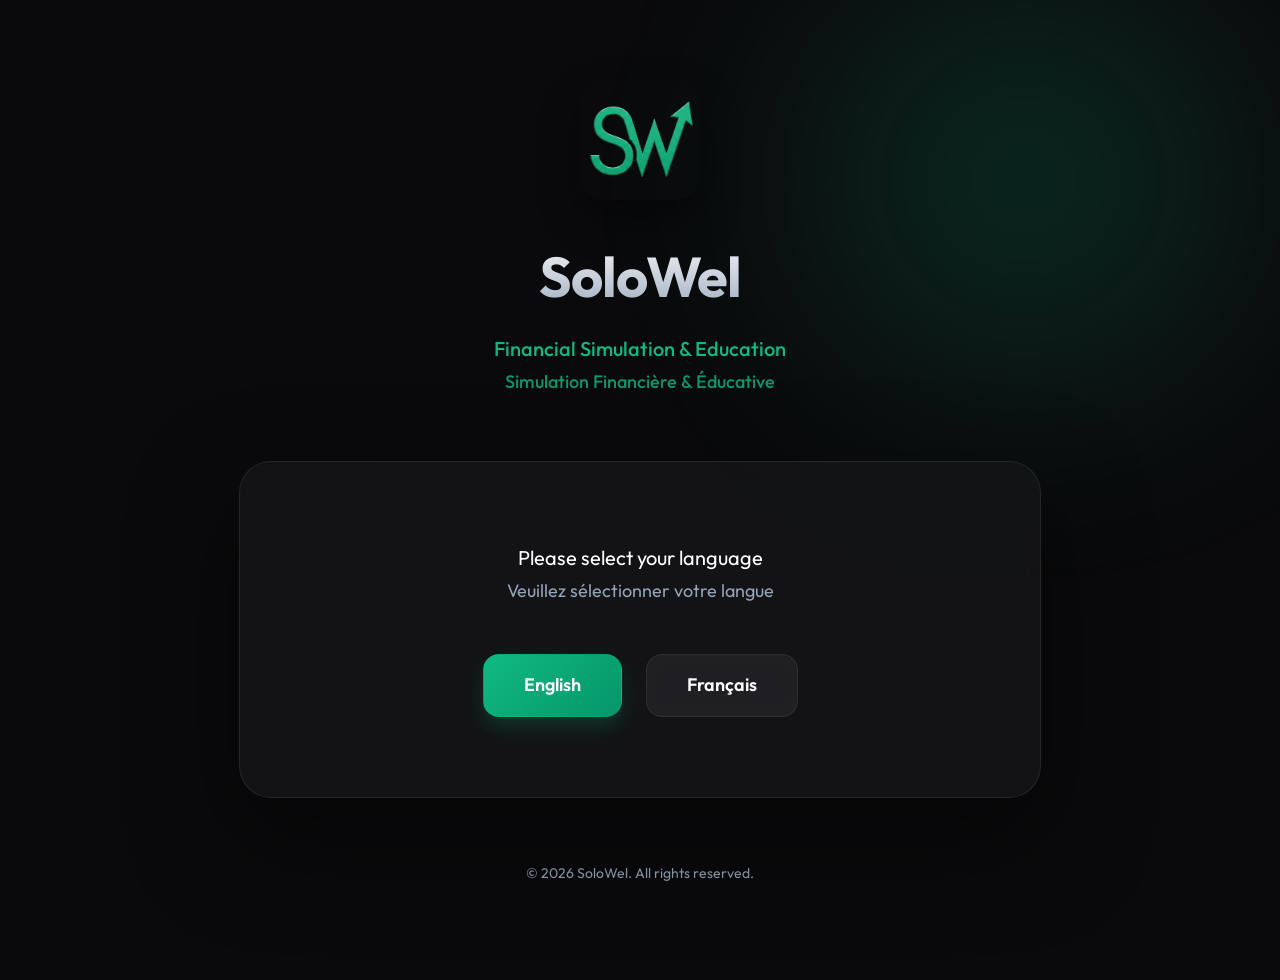
<file: index.html>
<!DOCTYPE html>
<html lang="fr">
<head>
    <meta charset="UTF-8">
    <meta name="viewport" content="width=device-width, initial-scale=1.0">
    <title>SoloWel - Language Selection</title>
    <meta name="description" content="Select your language for SoloWel Terms of Service.">
    <link rel="preconnect" href="https://fonts.googleapis.com">
    <link rel="preconnect" href="https://fonts.gstatic.com" crossorigin>
    <link href="https://fonts.googleapis.com/css2?family=Outfit:wght@300;400;600;700&display=swap" rel="stylesheet">
    <link rel="stylesheet" href="styles.css">
</head>
<body>
    <div class="background-glow"></div>
    
    <main class="container">
        <header class="header">
            <div class="logo-container">
                <img src="logo.png" alt="SoloWel Logo" class="logo">
            </div>
            <h1>SoloWel</h1>
            <p class="subtitle">Financial Simulation & Education<br><span style="font-size: 0.9em; opacity: 0.8;">Simulation Financière & Éducative</span></p>
        </header>

        <section class="content-card" style="text-align: center; padding: 80px 40px;">
            <p style="font-size: 1.25rem; margin-bottom: 32px; color: #fff;">Please select your language<br><span style="color: var(--text-muted); font-size: 1.125rem;">Veuillez sélectionner votre langue</span></p>
            
            <div class="language-selector">
                <a href="en/index.html" class="btn btn-primary">English</a>
                <a href="fr/index.html" class="btn btn-secondary">Français</a>
            </div>
        </section>

        <footer class="page-footer">
            <p>&copy; 2026 SoloWel. All rights reserved.</p>
        </footer>
    </main>
</body>
</html>
</file>
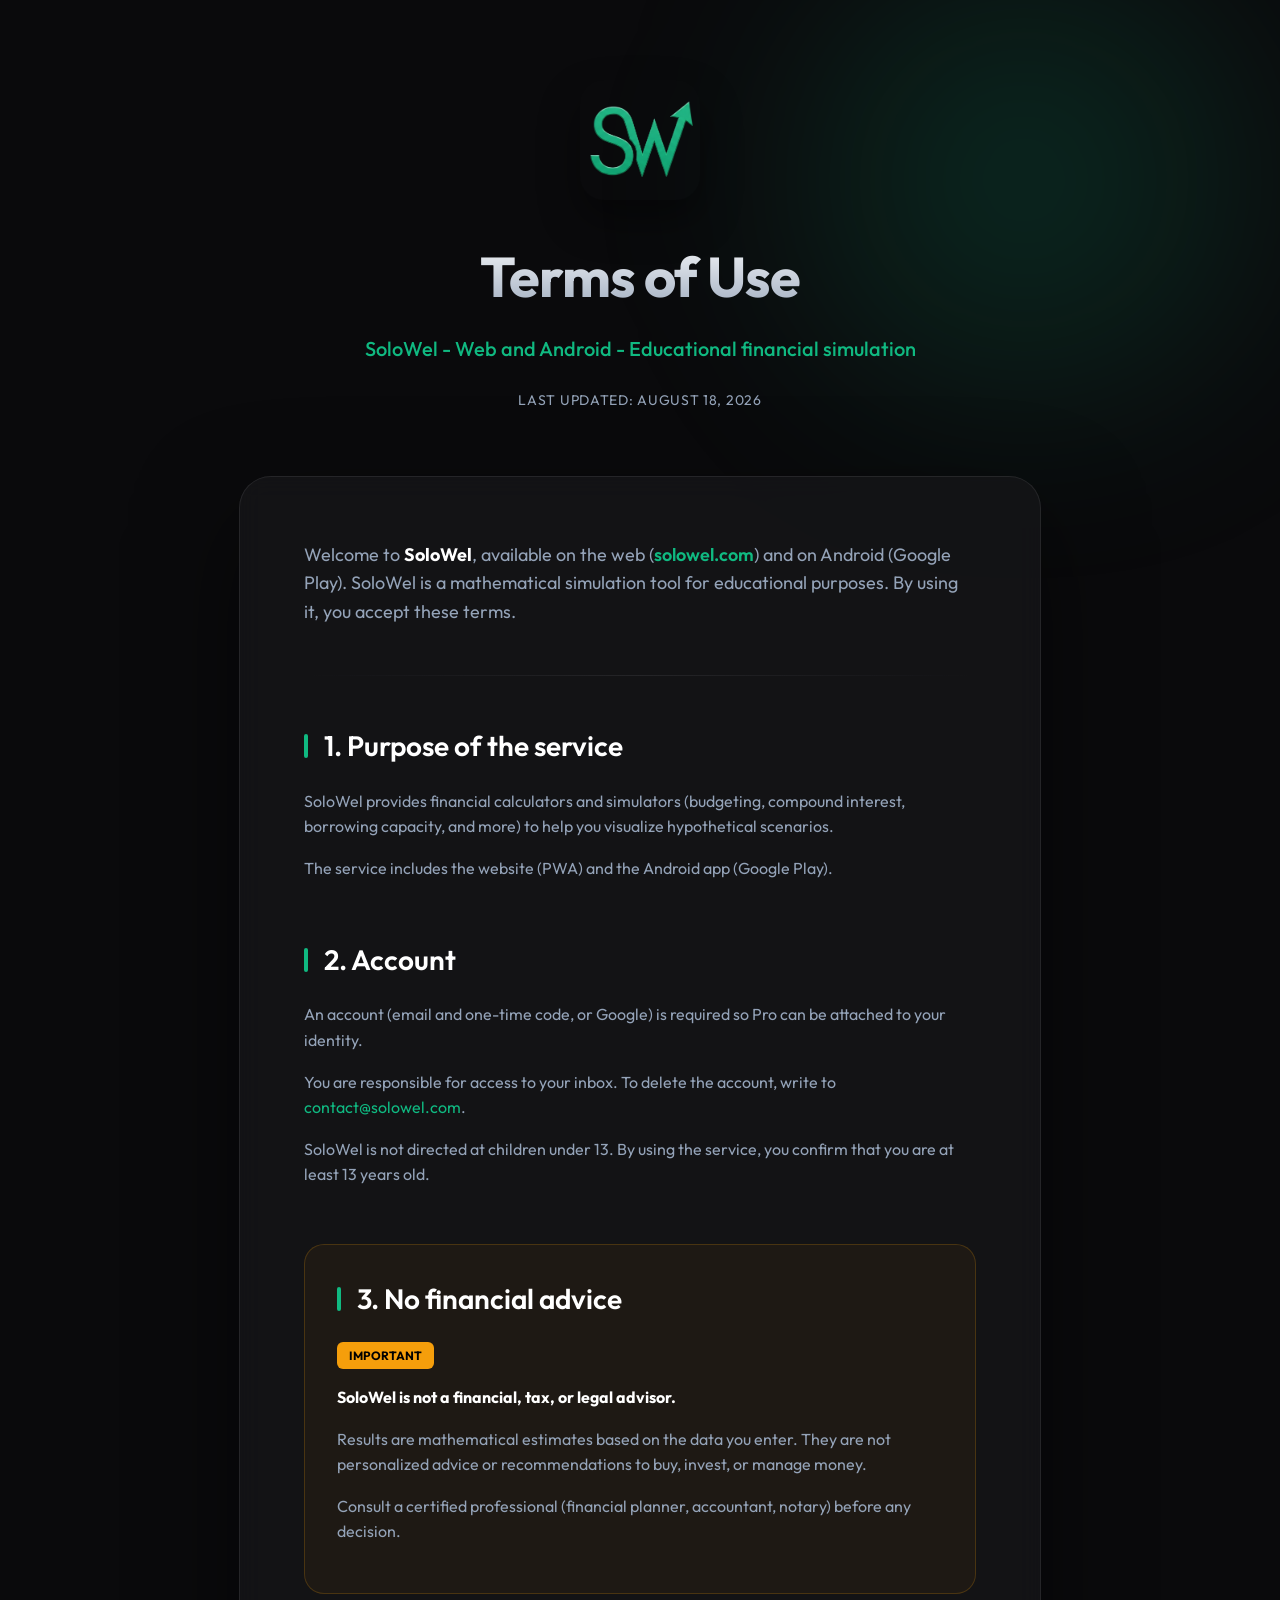
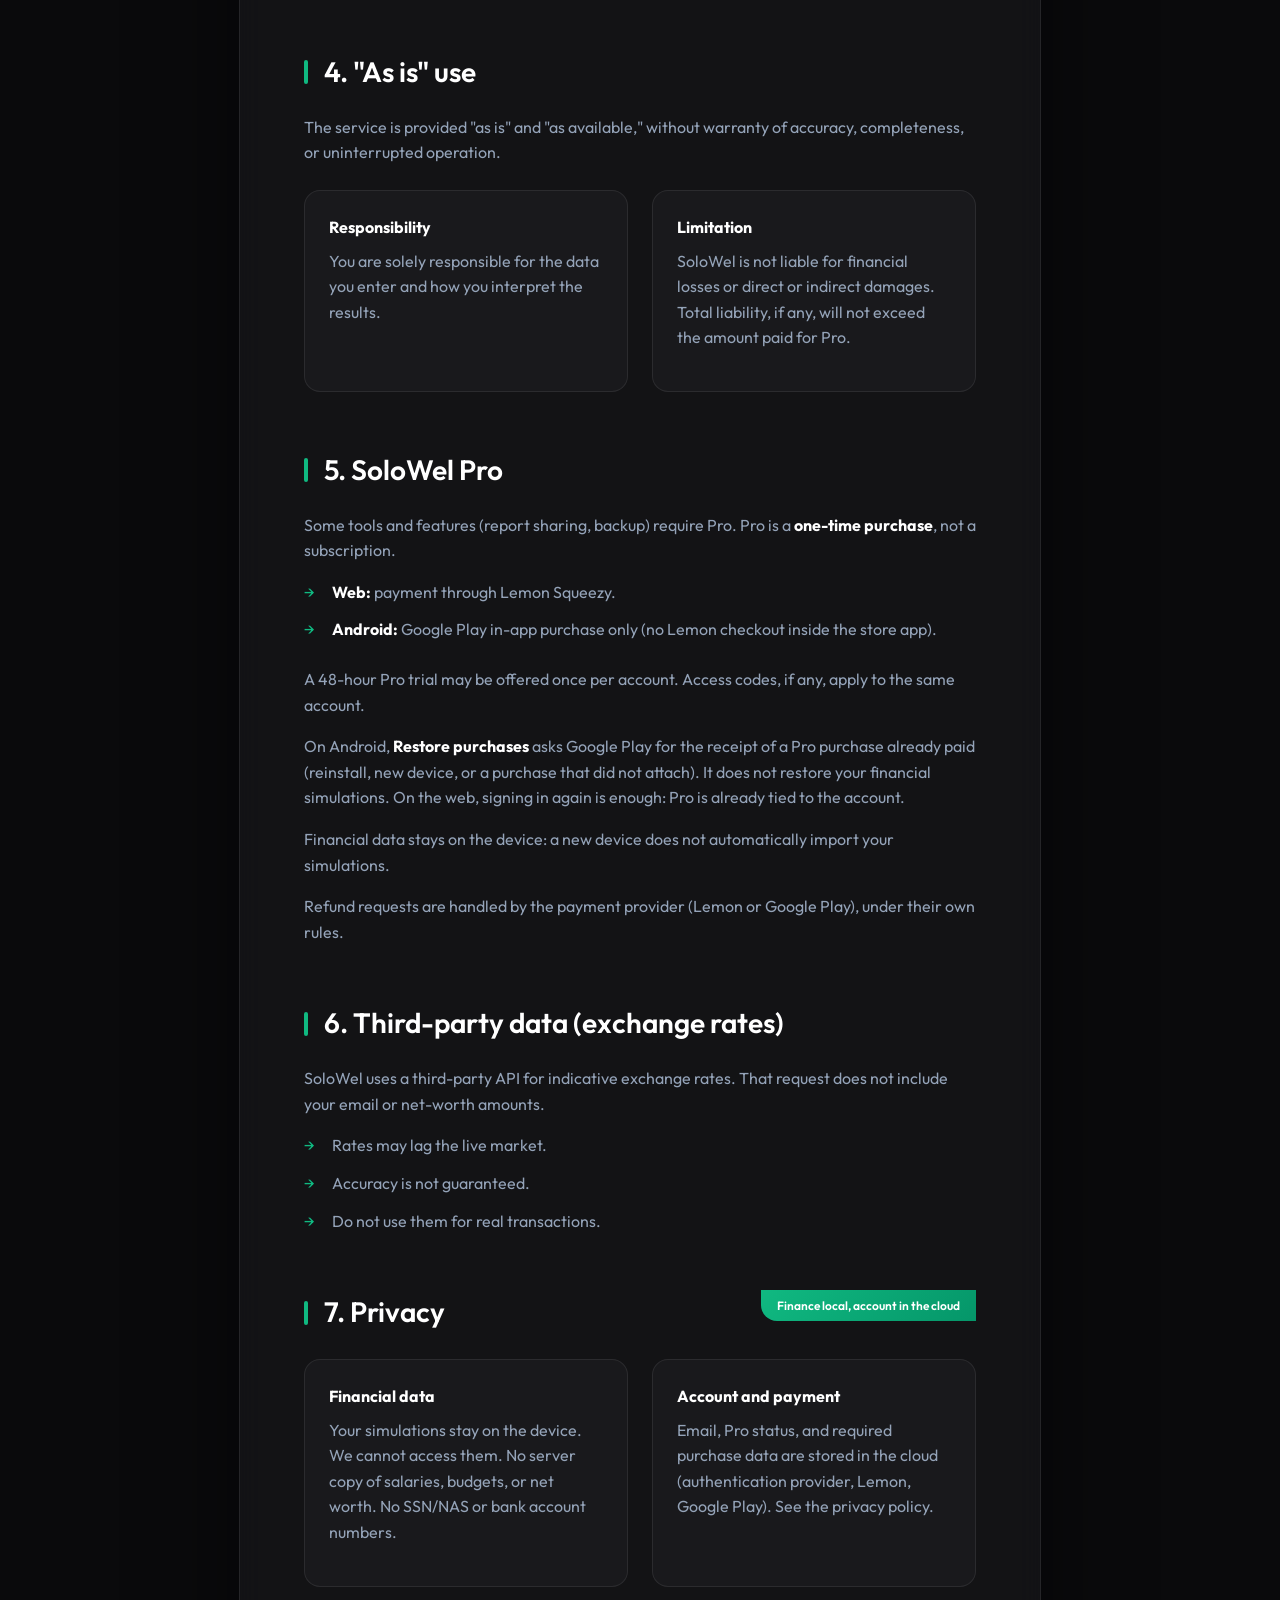
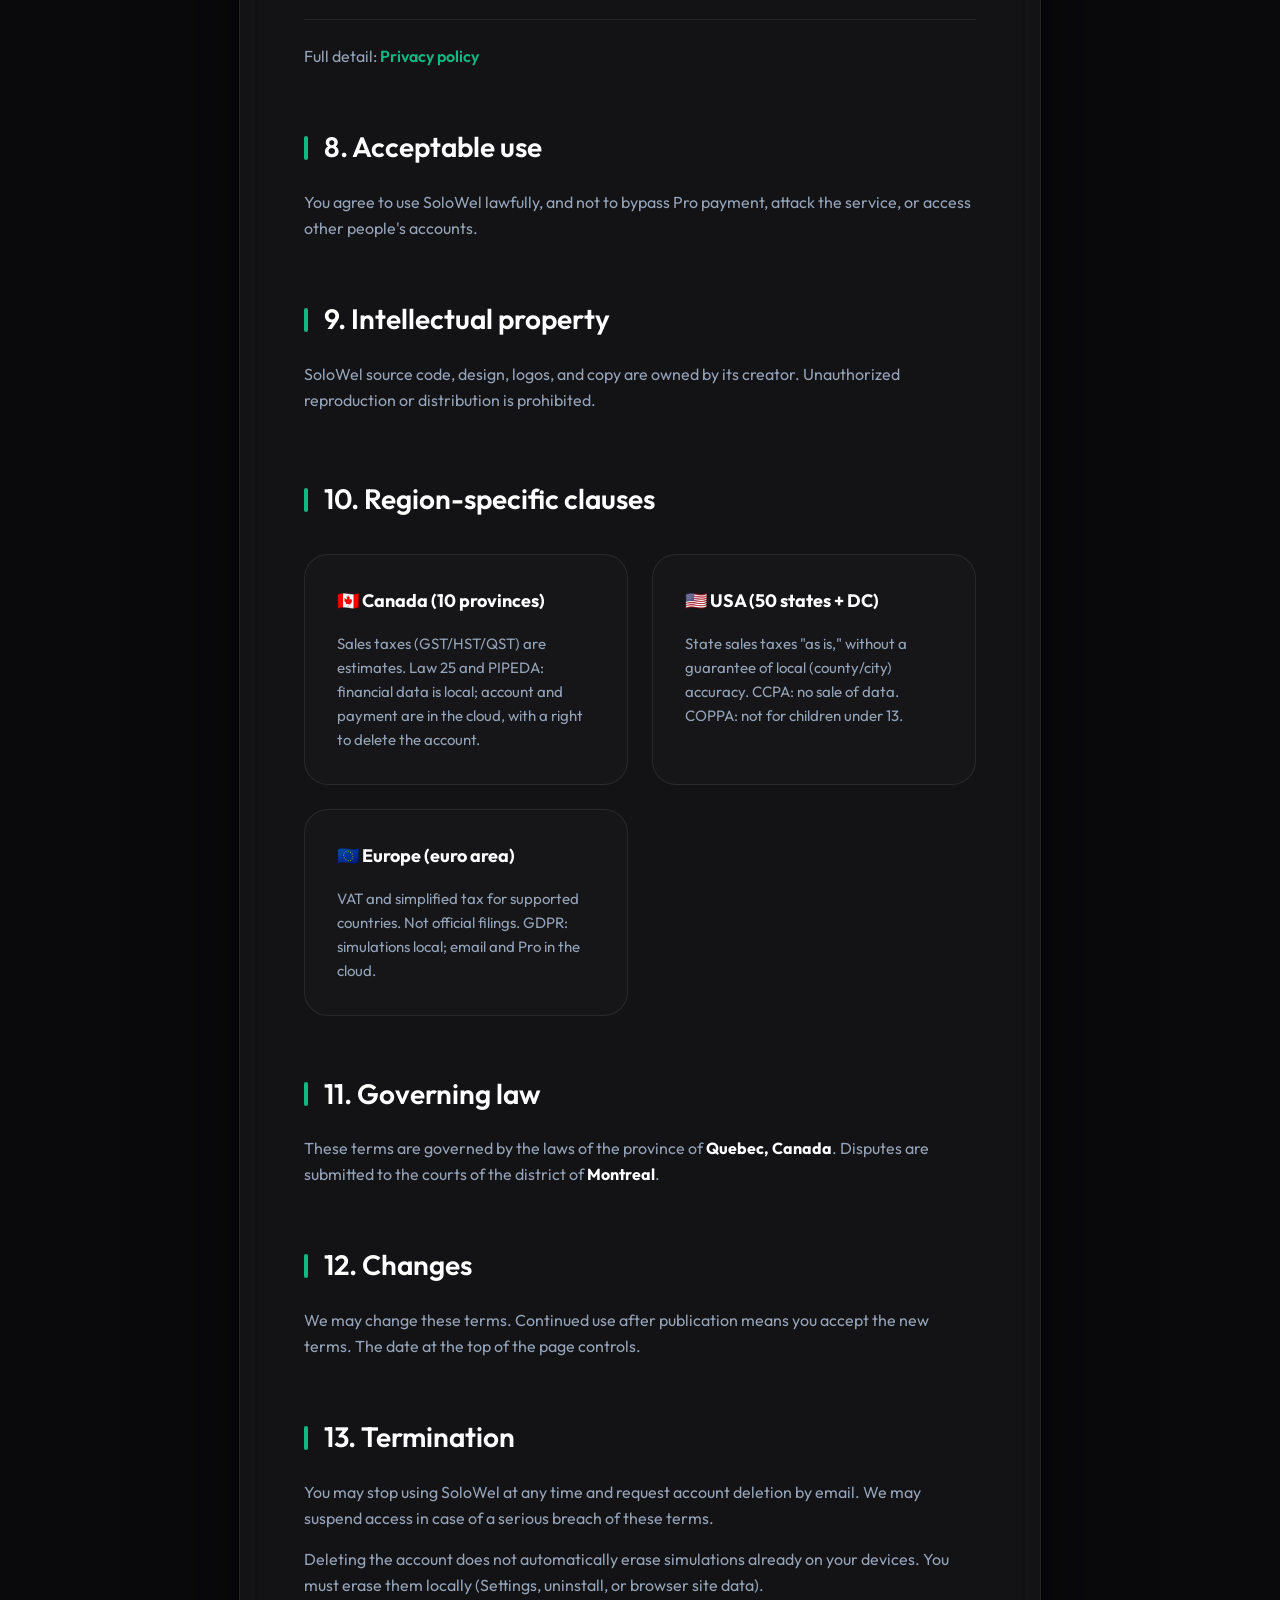
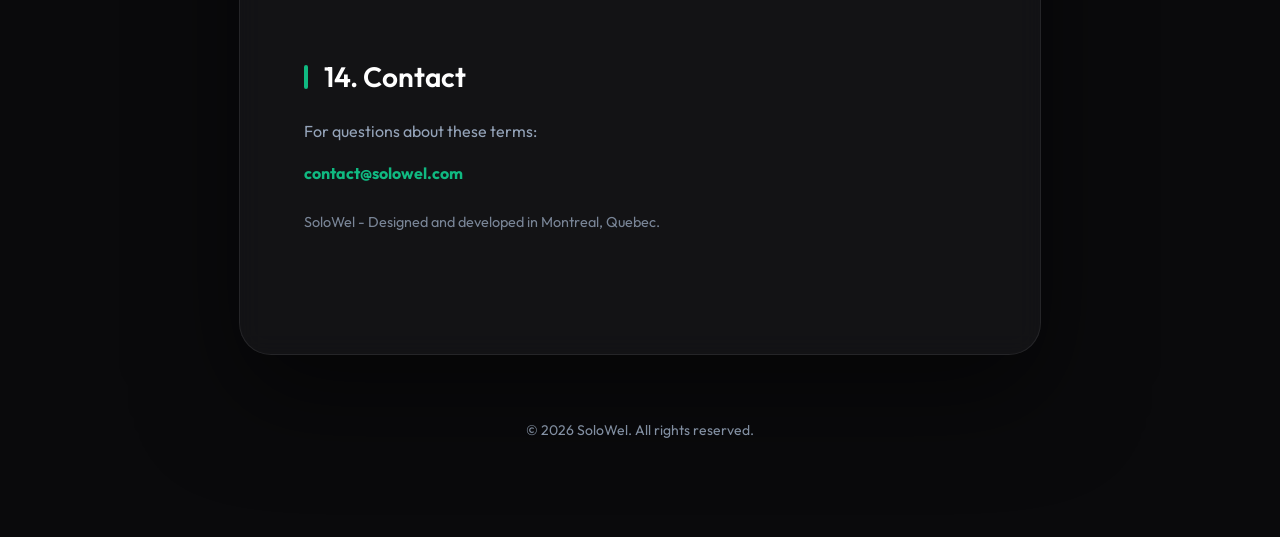
<file: en/index.html>
<!DOCTYPE html>
<html lang="en">
<head>
    <meta charset="UTF-8">
    <meta name="viewport" content="width=device-width, initial-scale=1.0">
    <title>SoloWel - Terms of Use</title>
    <meta name="description" content="SoloWel terms of use (web and Android). Educational financial simulation.">
    <link rel="preconnect" href="https://fonts.googleapis.com">
    <link rel="preconnect" href="https://fonts.gstatic.com" crossorigin>
    <link href="https://fonts.googleapis.com/css2?family=Outfit:wght@300;400;600;700&display=swap" rel="stylesheet">
    <link rel="stylesheet" href="../styles.css">
</head>
<body>
    <div class="background-glow"></div>
    
    <main class="container">
        <header class="header">
            <div class="logo-container">
                <img src="../logo.png" alt="SoloWel Logo" class="logo">
            </div>
            <h1>Terms of Use</h1>
            <p class="subtitle">SoloWel - Web and Android - Educational financial simulation</p>
            <div class="meta">
                <span class="last-update">Last updated: August 18, 2026</span>
            </div>
        </header>

        <section class="content-card">
            <div class="intro">
                <p>Welcome to <strong>SoloWel</strong>, available on the web (<a href="https://solowel.com" class="text-link">solowel.com</a>) and on Android (Google Play). SoloWel is a mathematical simulation tool for educational purposes. By using it, you accept these terms.</p>
            </div>

            <div class="divider"></div>

            <article class="sections">
                <section id="purpose">
                    <h2>1. Purpose of the service</h2>
                    <p>SoloWel provides financial calculators and simulators (budgeting, compound interest, borrowing capacity, and more) to help you visualize hypothetical scenarios.</p>
                    <p>The service includes the website (PWA) and the Android app (Google Play).</p>
                </section>

                <section id="account">
                    <h2>2. Account</h2>
                    <p>An account (email and one-time code, or Google) is required so Pro can be attached to your identity.</p>
                    <p>You are responsible for access to your inbox. To delete the account, write to <a href="mailto:contact@solowel.com?subject=[SoloWel-Account]" class="email-link">contact@solowel.com</a>.</p>
                    <p>SoloWel is not directed at children under 13. By using the service, you confirm that you are at least 13 years old.</p>
                </section>

                <section id="advice" class="alert-box">
                    <h2>3. No financial advice</h2>
                    <div class="important-tag">IMPORTANT</div>
                    <p><strong>SoloWel is not a financial, tax, or legal advisor.</strong></p>
                    <p>Results are mathematical estimates based on the data you enter. They are not personalized advice or recommendations to buy, invest, or manage money.</p>
                    <p>Consult a certified professional (financial planner, accountant, notary) before any decision.</p>
                </section>

                <section id="as-is">
                    <h2>4. "As is" use</h2>
                    <p>The service is provided "as is" and "as available," without warranty of accuracy, completeness, or uninterrupted operation.</p>
                    <div class="grid-details">
                        <div class="detail-item">
                            <h3>Responsibility</h3>
                            <p>You are solely responsible for the data you enter and how you interpret the results.</p>
                        </div>
                        <div class="detail-item">
                            <h3>Limitation</h3>
                            <p>SoloWel is not liable for financial losses or direct or indirect damages. Total liability, if any, will not exceed the amount paid for Pro.</p>
                        </div>
                    </div>
                </section>

                <section id="pro">
                    <h2>5. SoloWel Pro</h2>
                    <p>Some tools and features (report sharing, backup) require Pro. Pro is a <strong>one-time purchase</strong>, not a subscription.</p>
                    <ul class="bullet-list">
                        <li><strong>Web:</strong> payment through Lemon Squeezy.</li>
                        <li><strong>Android:</strong> Google Play in-app purchase only (no Lemon checkout inside the store app).</li>
                    </ul>
                    <p>A 48-hour Pro trial may be offered once per account. Access codes, if any, apply to the same account.</p>
                    <p>On Android, <strong>Restore purchases</strong> asks Google Play for the receipt of a Pro purchase already paid (reinstall, new device, or a purchase that did not attach). It does not restore your financial simulations. On the web, signing in again is enough: Pro is already tied to the account.</p>
                    <p>Financial data stays on the device: a new device does not automatically import your simulations.</p>
                    <p>Refund requests are handled by the payment provider (Lemon or Google Play), under their own rules.</p>
                </section>

                <section id="third-party">
                    <h2>6. Third-party data (exchange rates)</h2>
                    <p>SoloWel uses a third-party API for indicative exchange rates. That request does not include your email or net-worth amounts.</p>
                    <ul class="bullet-list">
                        <li>Rates may lag the live market.</li>
                        <li>Accuracy is not guaranteed.</li>
                        <li>Do not use them for real transactions.</li>
                    </ul>
                </section>

                <section id="privacy" class="highlight-section">
                    <h2>7. Privacy</h2>
                    <div class="privacy-badge">Finance local, account in the cloud</div>
                    <div class="grid-details">
                        <div class="detail-item">
                            <h3>Financial data</h3>
                            <p>Your simulations stay on the device. We cannot access them. No server copy of salaries, budgets, or net worth. No SSN/NAS or bank account numbers.</p>
                        </div>
                        <div class="detail-item">
                            <h3>Account and payment</h3>
                            <p>Email, Pro status, and required purchase data are stored in the cloud (authentication provider, Lemon, Google Play). See the privacy policy.</p>
                        </div>
                    </div>
                    <div class="privacy-footer">
                        <p>Full detail: <a href="https://solo-wealth.github.io/privacy-policy/en/" class="text-link">Privacy policy</a></p>
                    </div>
                </section>

                <section id="use">
                    <h2>8. Acceptable use</h2>
                    <p>You agree to use SoloWel lawfully, and not to bypass Pro payment, attack the service, or access other people's accounts.</p>
                </section>

                <section id="ip">
                    <h2>9. Intellectual property</h2>
                    <p>SoloWel source code, design, logos, and copy are owned by its creator. Unauthorized reproduction or distribution is prohibited.</p>
                </section>

                <section id="regional-clauses" class="regional-section">
                    <h2>10. Region-specific clauses</h2>
                    <div class="regional-grid">
                        <div class="region-box">
                            <h3>🇨🇦 Canada (10 provinces)</h3>
                            <p>Sales taxes (GST/HST/QST) are estimates. Law 25 and PIPEDA: financial data is local; account and payment are in the cloud, with a right to delete the account.</p>
                        </div>
                        <div class="region-box">
                            <h3>🇺🇸 USA (50 states + DC)</h3>
                            <p>State sales taxes "as is," without a guarantee of local (county/city) accuracy. CCPA: no sale of data. COPPA: not for children under 13.</p>
                        </div>
                        <div class="region-box">
                            <h3>🇪🇺 Europe (euro area)</h3>
                            <p>VAT and simplified tax for supported countries. Not official filings. GDPR: simulations local; email and Pro in the cloud.</p>
                        </div>
                    </div>
                </section>

                <section id="law">
                    <h2>11. Governing law</h2>
                    <p>These terms are governed by the laws of the province of <strong>Quebec, Canada</strong>. Disputes are submitted to the courts of the district of <strong>Montreal</strong>.</p>
                </section>

                <section id="changes">
                    <h2>12. Changes</h2>
                    <p>We may change these terms. Continued use after publication means you accept the new terms. The date at the top of the page controls.</p>
                </section>

                <section id="termination">
                    <h2>13. Termination</h2>
                    <p>You may stop using SoloWel at any time and request account deletion by email. We may suspend access in case of a serious breach of these terms.</p>
                    <p>Deleting the account does not automatically erase simulations already on your devices. You must erase them locally (Settings, uninstall, or browser site data).</p>
                </section>

                <section id="contact">
                    <h2>14. Contact</h2>
                    <p>For questions about these terms:</p>
                    <p><strong><a href="mailto:contact@solowel.com?subject=[SoloWel-TermsOfUse]" class="email-link">contact@solowel.com</a></strong></p>
                    <p style="margin-top: 24px; font-size: 0.9em; opacity: 0.8;">SoloWel - Designed and developed in Montreal, Quebec.</p>
                </section>
            </article>
        </section>

        <footer class="page-footer">
            <p>&copy; 2026 SoloWel. All rights reserved.</p>
        </footer>
    </main>

    <script>
        document.querySelectorAll('a[href^="#"]').forEach(anchor => {
            anchor.addEventListener('click', function (e) {
                e.preventDefault();
                document.querySelector(this.getAttribute('href')).scrollIntoView({
                    behavior: 'smooth'
                });
            });
        });

        const observer = new IntersectionObserver((entries) => {
            entries.forEach(entry => {
                if (entry.isIntersecting) {
                    entry.target.classList.add('visible');
                }
            });
        }, { threshold: 0.1 });

        document.querySelectorAll('section').forEach(section => {
            observer.observe(section);
        });
    </script>
</body>
</html>
</file>
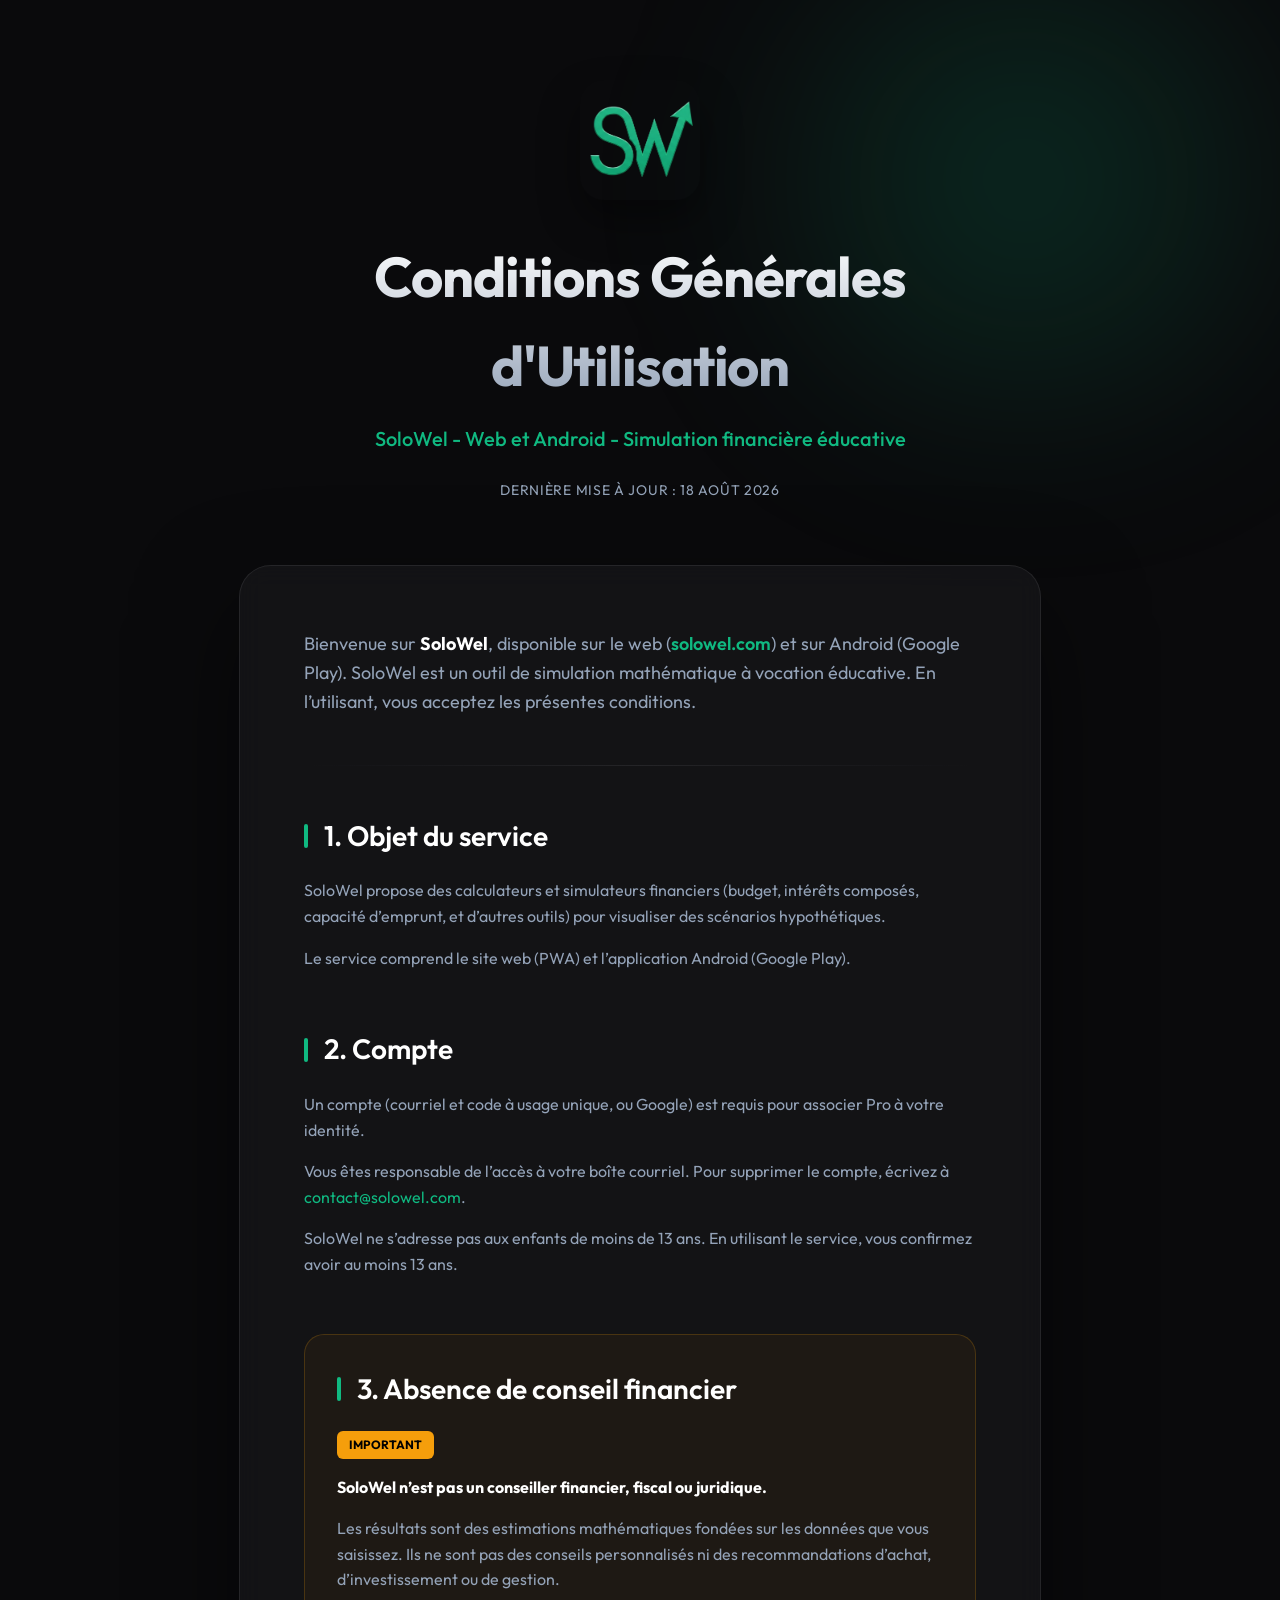
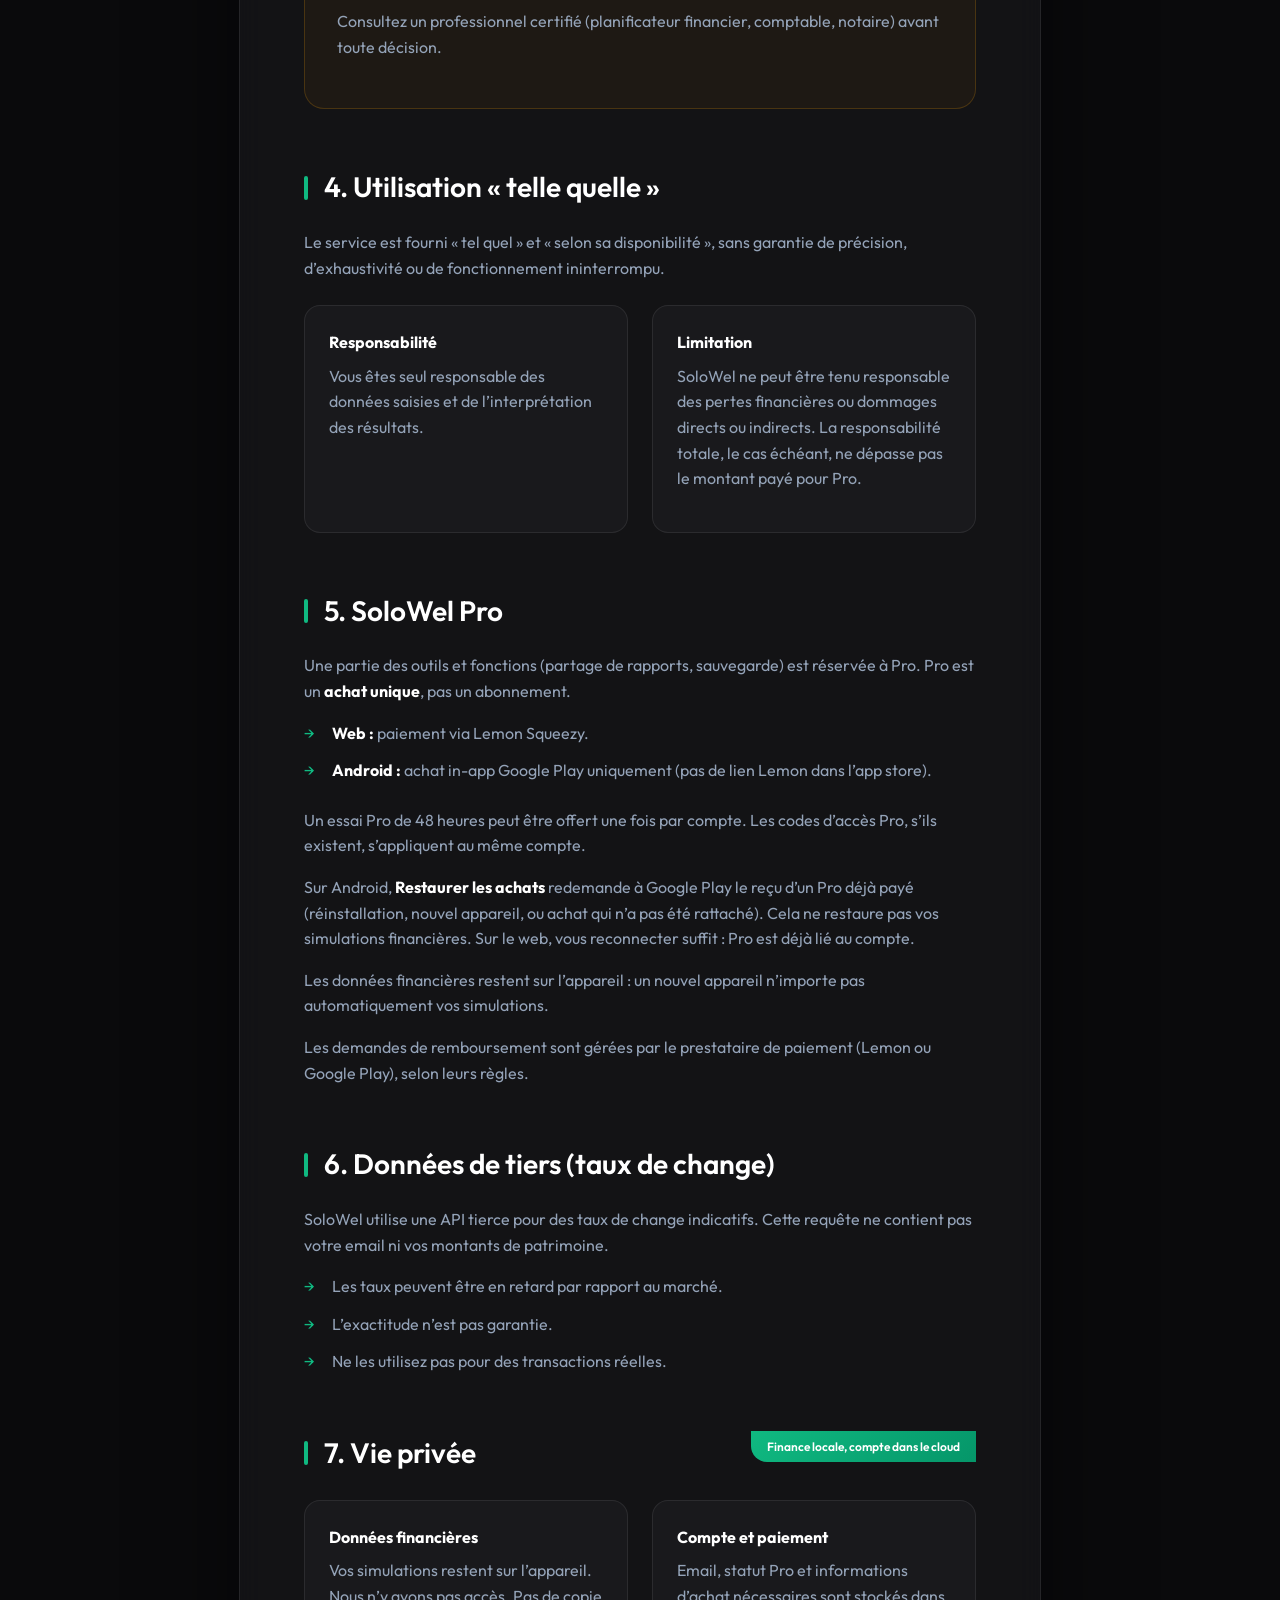
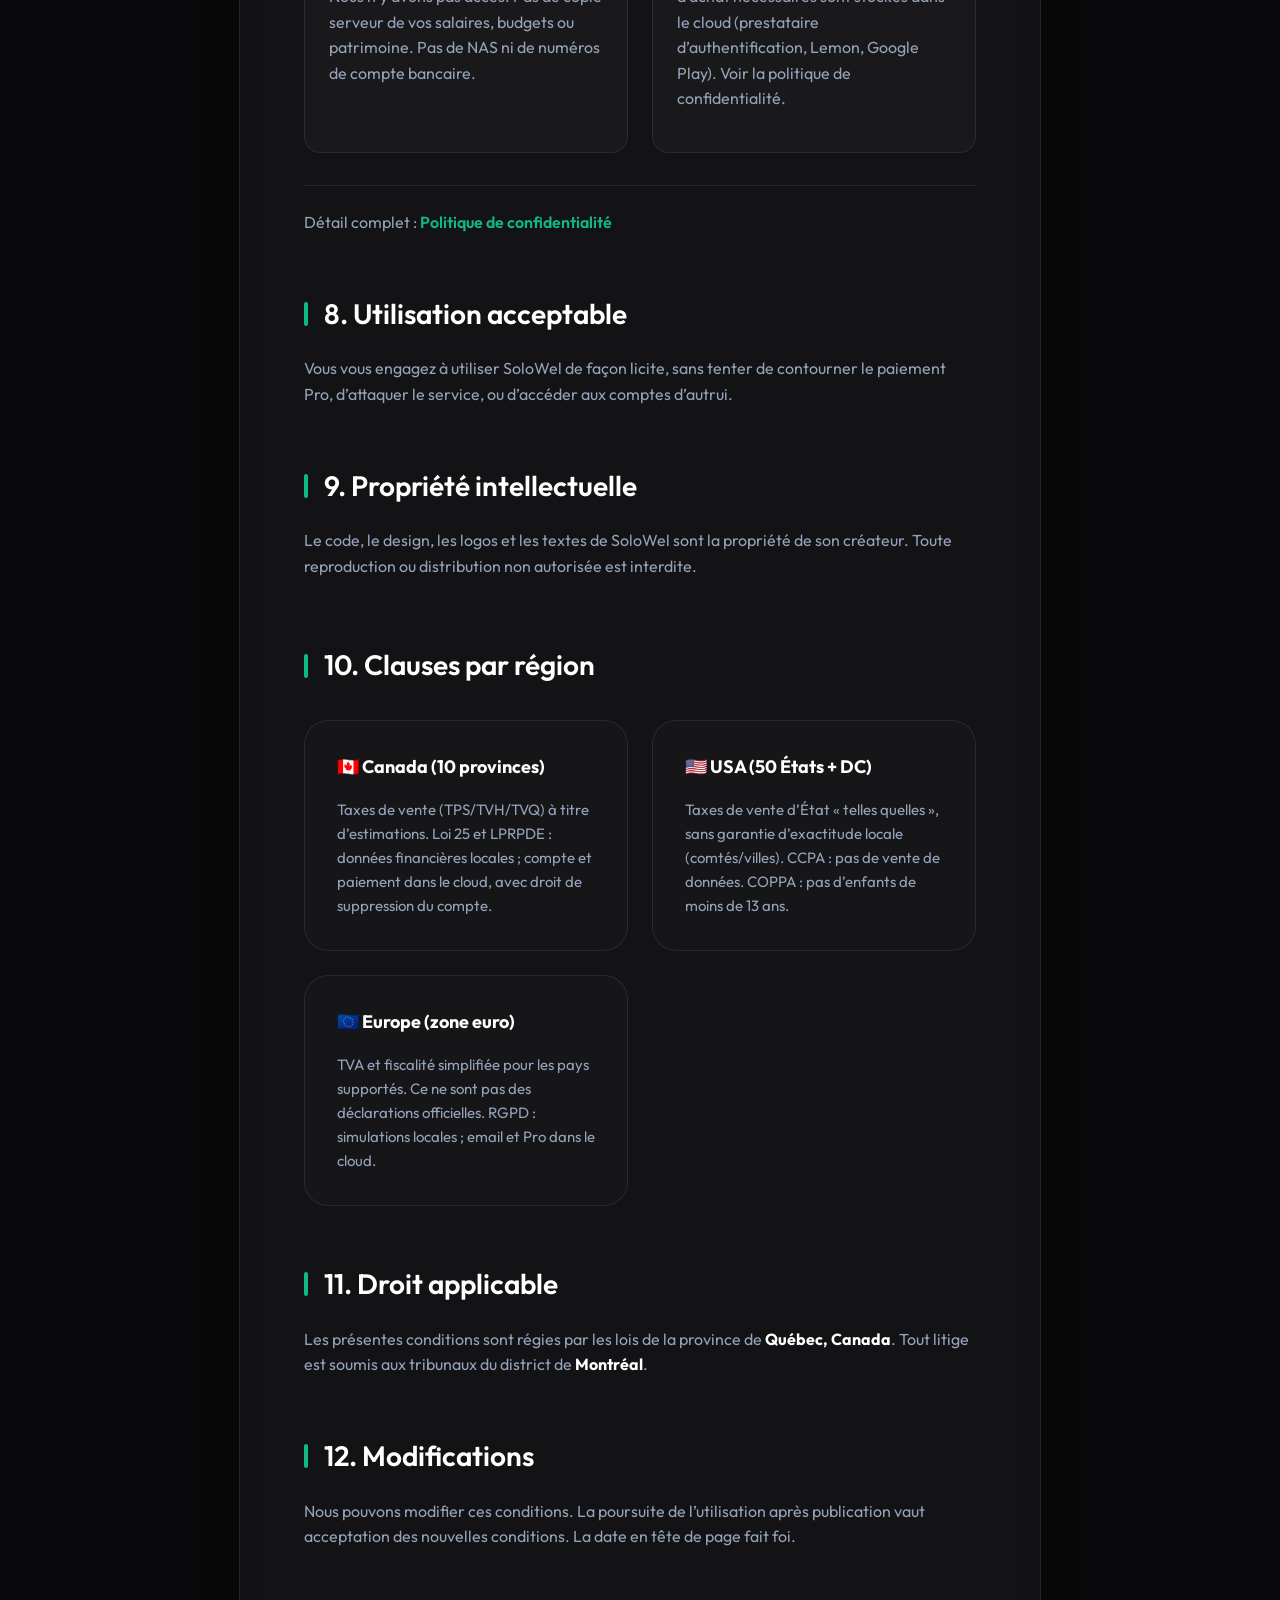
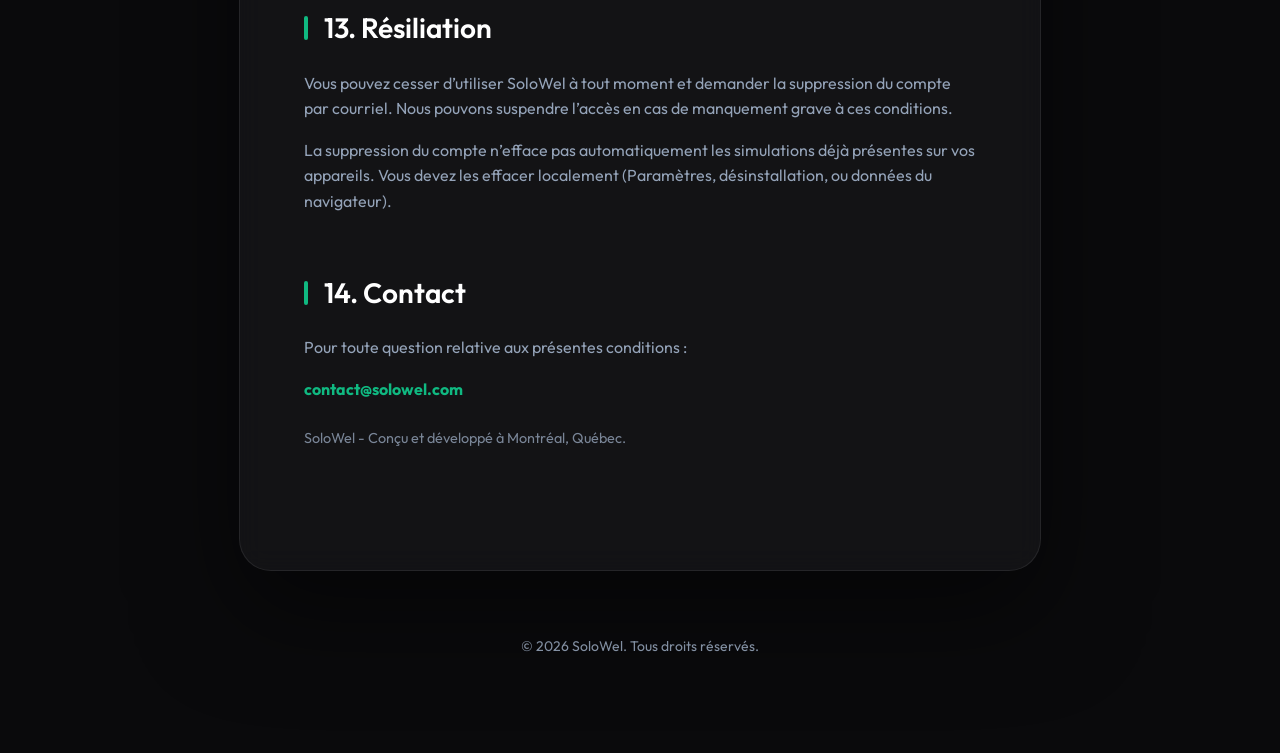
<file: fr/index.html>
<!DOCTYPE html>
<html lang="fr">
<head>
    <meta charset="UTF-8">
    <meta name="viewport" content="width=device-width, initial-scale=1.0">
    <title>SoloWel - Conditions Générales d'Utilisation</title>
    <meta name="description" content="Conditions d'utilisation de SoloWel (web et Android). Simulation financière éducative.">
    <link rel="preconnect" href="https://fonts.googleapis.com">
    <link rel="preconnect" href="https://fonts.gstatic.com" crossorigin>
    <link href="https://fonts.googleapis.com/css2?family=Outfit:wght@300;400;600;700&display=swap" rel="stylesheet">
    <link rel="stylesheet" href="../styles.css">
</head>
<body>
    <div class="background-glow"></div>
    
    <main class="container">
        <header class="header">
            <div class="logo-container">
                <img src="../logo.png" alt="SoloWel Logo" class="logo">
            </div>
            <h1>Conditions Générales d'Utilisation</h1>
            <p class="subtitle">SoloWel - Web et Android - Simulation financière éducative</p>
            <div class="meta">
                <span class="last-update">Dernière mise à jour : 18 août 2026</span>
            </div>
        </header>

        <section class="content-card">
            <div class="intro">
                <p>Bienvenue sur <strong>SoloWel</strong>, disponible sur le web (<a href="https://solowel.com" class="text-link">solowel.com</a>) et sur Android (Google Play). SoloWel est un outil de simulation mathématique à vocation éducative. En l’utilisant, vous acceptez les présentes conditions.</p>
            </div>

            <div class="divider"></div>

            <article class="sections">
                <section id="objet">
                    <h2>1. Objet du service</h2>
                    <p>SoloWel propose des calculateurs et simulateurs financiers (budget, intérêts composés, capacité d’emprunt, et d’autres outils) pour visualiser des scénarios hypothétiques.</p>
                    <p>Le service comprend le site web (PWA) et l’application Android (Google Play).</p>
                </section>

                <section id="compte">
                    <h2>2. Compte</h2>
                    <p>Un compte (courriel et code à usage unique, ou Google) est requis pour associer Pro à votre identité.</p>
                    <p>Vous êtes responsable de l’accès à votre boîte courriel. Pour supprimer le compte, écrivez à <a href="mailto:contact@solowel.com?subject=[SoloWel-Account]" class="email-link">contact@solowel.com</a>.</p>
                    <p>SoloWel ne s’adresse pas aux enfants de moins de 13 ans. En utilisant le service, vous confirmez avoir au moins 13 ans.</p>
                </section>

                <section id="conseil" class="alert-box">
                    <h2>3. Absence de conseil financier</h2>
                    <div class="important-tag">IMPORTANT</div>
                    <p><strong>SoloWel n’est pas un conseiller financier, fiscal ou juridique.</strong></p>
                    <p>Les résultats sont des estimations mathématiques fondées sur les données que vous saisissez. Ils ne sont pas des conseils personnalisés ni des recommandations d’achat, d’investissement ou de gestion.</p>
                    <p>Consultez un professionnel certifié (planificateur financier, comptable, notaire) avant toute décision.</p>
                </section>

                <section id="responsabilite">
                    <h2>4. Utilisation « telle quelle »</h2>
                    <p>Le service est fourni « tel quel » et « selon sa disponibilité », sans garantie de précision, d’exhaustivité ou de fonctionnement ininterrompu.</p>
                    <div class="grid-details">
                        <div class="detail-item">
                            <h3>Responsabilité</h3>
                            <p>Vous êtes seul responsable des données saisies et de l’interprétation des résultats.</p>
                        </div>
                        <div class="detail-item">
                            <h3>Limitation</h3>
                            <p>SoloWel ne peut être tenu responsable des pertes financières ou dommages directs ou indirects. La responsabilité totale, le cas échéant, ne dépasse pas le montant payé pour Pro.</p>
                        </div>
                    </div>
                </section>

                <section id="pro">
                    <h2>5. SoloWel Pro</h2>
                    <p>Une partie des outils et fonctions (partage de rapports, sauvegarde) est réservée à Pro. Pro est un <strong>achat unique</strong>, pas un abonnement.</p>
                    <ul class="bullet-list">
                        <li><strong>Web :</strong> paiement via Lemon Squeezy.</li>
                        <li><strong>Android :</strong> achat in-app Google Play uniquement (pas de lien Lemon dans l’app store).</li>
                    </ul>
                    <p>Un essai Pro de 48 heures peut être offert une fois par compte. Les codes d’accès Pro, s’ils existent, s’appliquent au même compte.</p>
                    <p>Sur Android, <strong>Restaurer les achats</strong> redemande à Google Play le reçu d’un Pro déjà payé (réinstallation, nouvel appareil, ou achat qui n’a pas été rattaché). Cela ne restaure pas vos simulations financières. Sur le web, vous reconnecter suffit : Pro est déjà lié au compte.</p>
                    <p>Les données financières restent sur l’appareil : un nouvel appareil n’importe pas automatiquement vos simulations.</p>
                    <p>Les demandes de remboursement sont gérées par le prestataire de paiement (Lemon ou Google Play), selon leurs règles.</p>
                </section>

                <section id="tiers">
                    <h2>6. Données de tiers (taux de change)</h2>
                    <p>SoloWel utilise une API tierce pour des taux de change indicatifs. Cette requête ne contient pas votre email ni vos montants de patrimoine.</p>
                    <ul class="bullet-list">
                        <li>Les taux peuvent être en retard par rapport au marché.</li>
                        <li>L’exactitude n’est pas garantie.</li>
                        <li>Ne les utilisez pas pour des transactions réelles.</li>
                    </ul>
                </section>

                <section id="privacy" class="highlight-section">
                    <h2>7. Vie privée</h2>
                    <div class="privacy-badge">Finance locale, compte dans le cloud</div>
                    <div class="grid-details">
                        <div class="detail-item">
                            <h3>Données financières</h3>
                            <p>Vos simulations restent sur l’appareil. Nous n’y avons pas accès. Pas de copie serveur de vos salaires, budgets ou patrimoine. Pas de NAS ni de numéros de compte bancaire.</p>
                        </div>
                        <div class="detail-item">
                            <h3>Compte et paiement</h3>
                            <p>Email, statut Pro et informations d’achat nécessaires sont stockés dans le cloud (prestataire d’authentification, Lemon, Google Play). Voir la politique de confidentialité.</p>
                        </div>
                    </div>
                    <div class="privacy-footer">
                        <p>Détail complet : <a href="https://solo-wealth.github.io/privacy-policy/fr/" class="text-link">Politique de confidentialité</a></p>
                    </div>
                </section>

                <section id="usage">
                    <h2>8. Utilisation acceptable</h2>
                    <p>Vous vous engagez à utiliser SoloWel de façon licite, sans tenter de contourner le paiement Pro, d’attaquer le service, ou d’accéder aux comptes d’autrui.</p>
                </section>

                <section id="propriete">
                    <h2>9. Propriété intellectuelle</h2>
                    <p>Le code, le design, les logos et les textes de SoloWel sont la propriété de son créateur. Toute reproduction ou distribution non autorisée est interdite.</p>
                </section>

                <section id="regional-clauses" class="regional-section">
                    <h2>10. Clauses par région</h2>
                    <div class="regional-grid">
                        <div class="region-box">
                            <h3>🇨🇦 Canada (10 provinces)</h3>
                            <p>Taxes de vente (TPS/TVH/TVQ) à titre d’estimations. Loi 25 et LPRPDE : données financières locales ; compte et paiement dans le cloud, avec droit de suppression du compte.</p>
                        </div>
                        <div class="region-box">
                            <h3>🇺🇸 USA (50 États + DC)</h3>
                            <p>Taxes de vente d’État « telles quelles », sans garantie d’exactitude locale (comtés/villes). CCPA : pas de vente de données. COPPA : pas d’enfants de moins de 13 ans.</p>
                        </div>
                        <div class="region-box">
                            <h3>🇪🇺 Europe (zone euro)</h3>
                            <p>TVA et fiscalité simplifiée pour les pays supportés. Ce ne sont pas des déclarations officielles. RGPD : simulations locales ; email et Pro dans le cloud.</p>
                        </div>
                    </div>
                </section>

                <section id="juridiction">
                    <h2>11. Droit applicable</h2>
                    <p>Les présentes conditions sont régies par les lois de la province de <strong>Québec, Canada</strong>. Tout litige est soumis aux tribunaux du district de <strong>Montréal</strong>.</p>
                </section>

                <section id="modifications">
                    <h2>12. Modifications</h2>
                    <p>Nous pouvons modifier ces conditions. La poursuite de l’utilisation après publication vaut acceptation des nouvelles conditions. La date en tête de page fait foi.</p>
                </section>

                <section id="resiliation">
                    <h2>13. Résiliation</h2>
                    <p>Vous pouvez cesser d’utiliser SoloWel à tout moment et demander la suppression du compte par courriel. Nous pouvons suspendre l’accès en cas de manquement grave à ces conditions.</p>
                    <p>La suppression du compte n’efface pas automatiquement les simulations déjà présentes sur vos appareils. Vous devez les effacer localement (Paramètres, désinstallation, ou données du navigateur).</p>
                </section>

                <section id="contact">
                    <h2>14. Contact</h2>
                    <p>Pour toute question relative aux présentes conditions :</p>
                    <p><strong><a href="mailto:contact@solowel.com?subject=[SoloWel-TermsOfUse]" class="email-link">contact@solowel.com</a></strong></p>
                    <p style="margin-top: 24px; font-size: 0.9em; opacity: 0.8;">SoloWel - Conçu et développé à Montréal, Québec.</p>
                </section>
            </article>
        </section>

        <footer class="page-footer">
            <p>&copy; 2026 SoloWel. Tous droits réservés.</p>
        </footer>
    </main>

    <script>
        document.querySelectorAll('a[href^="#"]').forEach(anchor => {
            anchor.addEventListener('click', function (e) {
                e.preventDefault();
                document.querySelector(this.getAttribute('href')).scrollIntoView({
                    behavior: 'smooth'
                });
            });
        });

        const observer = new IntersectionObserver((entries) => {
            entries.forEach(entry => {
                if (entry.isIntersecting) {
                    entry.target.classList.add('visible');
                }
            });
        }, { threshold: 0.1 });

        document.querySelectorAll('section').forEach(section => {
            observer.observe(section);
        });
    </script>
</body>
</html>
</file>
<file: styles.css>
:root {
    --primary: #10b981; /* Emerald Green */
    --primary-glow: rgba(16, 185, 129, 0.2);
    --gold: #f59e0b;
    --bg-dark: #0a0a0c;
    --card-bg: rgba(23, 23, 26, 0.7);
    --text-main: #e2e8f0;
    --text-muted: #94a3b8;
    --border: rgba(255, 255, 255, 0.08);
    --accent-gradient: linear-gradient(135deg, #10b981 0%, #059669 100%);
    --font-family: 'Outfit', sans-serif;
}

* {
    margin: 0;
    padding: 0;
    box-sizing: border-box;
}

body {
    background-color: var(--bg-dark);
    color: var(--text-main);
    font-family: var(--font-family);
    line-height: 1.6;
    overflow-x: hidden;
    -webkit-font-smoothing: antialiased;
}

/* Background Effects */
.background-glow {
    position: fixed;
    top: -10%;
    right: -10%;
    width: 60%;
    height: 60%;
    background: radial-gradient(circle, var(--primary-glow) 0%, transparent 70%);
    z-index: -1;
    filter: blur(80px);
    pointer-events: none;
}

.container {
    max-width: 850px;
    margin: 0 auto;
    padding: 80px 24px;
}

/* Header Styles */
.header {
    text-align: center;
    margin-bottom: 64px;
    animation: fadeInDown 0.8s ease-out;
}

.logo-container {
    margin-bottom: 24px;
}

.logo {
    width: 120px;
    height: auto;
    border-radius: 24px;
    box-shadow: 0 20px 40px rgba(0, 0, 0, 0.4);
}

h1 {
    font-size: 3.5rem;
    font-weight: 700;
    letter-spacing: -0.02em;
    background: linear-gradient(to bottom, #fff, #94a3b8);
    -webkit-background-clip: text;
    -webkit-text-fill-color: transparent;
    margin-bottom: 12px;
}

.subtitle {
    font-size: 1.25rem;
    color: var(--primary);
    font-weight: 500;
    margin-bottom: 24px;
}

.meta {
    font-size: 0.875rem;
    color: var(--text-muted);
    text-transform: uppercase;
    letter-spacing: 0.05em;
}

/* Content Card */
.content-card {
    background: var(--card-bg);
    backdrop-filter: blur(12px);
    -webkit-backdrop-filter: blur(12px);
    border: 1px solid var(--border);
    border-radius: 32px;
    padding: 64px;
    box-shadow: 0 40px 100px rgba(0, 0, 0, 0.5);
    animation: fadeInUp 1s ease-out;
}

.intro {
    font-size: 1.125rem;
    color: var(--text-main);
    margin-bottom: 48px;
}

.divider {
    height: 1px;
    background: linear-gradient(to right, transparent, var(--border), transparent);
    margin: 48px 0;
}

/* Sections */
article.sections section {
    margin-bottom: 56px;
    opacity: 0;
    transform: translateY(20px);
    transition: all 0.6s ease-out;
}

article.sections section.visible {
    opacity: 1;
    transform: translateY(0);
}

h2 {
    font-size: 1.75rem;
    font-weight: 600;
    margin-bottom: 20px;
    color: #fff;
    display: flex;
    align-items: center;
}

h2::before {
    content: '';
    display: inline-block;
    width: 4px;
    height: 24px;
    background: var(--primary);
    margin-right: 16px;
    border-radius: 4px;
}

p {
    margin-bottom: 16px;
    color: var(--text-muted);
}

strong {
    color: #fff;
}

ul {
    list-style: none;
    margin-bottom: 24px;
}

ul li {
    padding-left: 28px;
    position: relative;
    margin-bottom: 12px;
    color: var(--text-muted);
}

ul li::before {
    content: '→';
    position: absolute;
    left: 0;
    color: var(--primary);
}

/* Alert Box */
.alert-box {
    background: rgba(245, 158, 11, 0.05);
    border: 1px solid rgba(245, 158, 11, 0.2);
    border-radius: 20px;
    padding: 32px;
}

.important-tag {
    display: inline-block;
    background: var(--gold);
    color: #000;
    font-weight: 700;
    font-size: 0.75rem;
    padding: 4px 12px;
    border-radius: 6px;
    margin-bottom: 16px;
}

/* Grid Details */
.grid-details {
    display: grid;
    grid-template-columns: 1fr 1fr;
    gap: 24px;
    margin-top: 24px;
}

.detail-item {
    background: rgba(255, 255, 255, 0.03);
    padding: 24px;
    border-radius: 16px;
    border: 1px solid var(--border);
}

.detail-item h3 {
    font-size: 1rem;
    color: #fff;
    margin-bottom: 8px;
}

/* Highlight Section */
.highlight-section {
    position: relative;
    overflow: hidden;
}

.privacy-badge {
    position: absolute;
    top: 0;
    right: 0;
    background: var(--accent-gradient);
    color: white;
    padding: 6px 16px;
    border-radius: 0 0 0 16px;
    font-size: 0.75rem;
    font-weight: 600;
    z-index: 10;
}

/* Footer */
.page-footer {
    text-align: center;
    margin-top: 64px;
    color: var(--text-muted);
    font-size: 0.875rem;
}

/* Animations */
@keyframes fadeInDown {
    from { opacity: 0; transform: translateY(-30px); }
    to { opacity: 1; transform: translateY(0); }
}

@keyframes fadeInUp {
    from { opacity: 0; transform: translateY(40px); }
    to { opacity: 1; transform: translateY(0); }
}

/* Responsive */
@media (max-width: 768px) {
    .container {
        padding: 40px 20px;
    }
    
    h1 {
        font-size: 2.5rem;
    }
    
    .content-card {
        padding: 32px;
    }
    
    .grid-details {
        grid-template-columns: 1fr;
    }

    .privacy-badge {
        position: relative;
        top: auto;
        right: auto;
        display: inline-block;
        margin-bottom: 16px;
        border-radius: 8px;
    }

    .highlight-section {
        display: flex;
        flex-direction: column;
    }

    .highlight-section h2 {
        order: 1;
    }

    .privacy-badge {
        order: 2;
        align-self: flex-start;
        margin-top: -8px; /* Slightly closer to the title */
        margin-bottom: 16px;
    }

    .highlight-section .grid-details, 
    .highlight-section .privacy-footer,
    .highlight-section p {
        order: 3;
    }
}
/* Language Selector & Buttons */
.language-selector {
    display: flex;
    justify-content: center;
    gap: 24px;
    margin-top: 48px;
}

.btn {
    display: inline-block;
    padding: 16px 40px;
    border-radius: 16px;
    font-weight: 600;
    text-decoration: none;
    transition: all 0.3s cubic-bezier(0.4, 0, 0.2, 1);
    font-size: 1.125rem;
    border: 1px solid transparent;
    cursor: pointer;
}

.btn-primary {
    background: var(--accent-gradient);
    color: #fff;
    box-shadow: 0 10px 20px var(--primary-glow);
}

.btn-primary:hover {
    transform: translateY(-4px);
    box-shadow: 0 15px 30px var(--primary-glow);
    filter: brightness(1.1);
}

.btn-secondary {
    background: rgba(255, 255, 255, 0.05);
    color: #fff;
    border: 1px solid var(--border);
    backdrop-filter: blur(8px);
}

.btn-secondary:hover {
    background: rgba(255, 255, 255, 0.1);
    transform: translateY(-4px);
    border-color: var(--primary);
}

@media (max-width: 480px) {
    .language-selector {
        flex-direction: column;
        align-items: stretch;
    }
    
    .btn {
        text-align: center;
    }
}
/* Regional Clauses Section */
.regional-section {
    margin-top: 64px;
}

.regional-grid {
    display: grid;
    grid-template-columns: repeat(auto-fit, minmax(240px, 1fr));
    gap: 24px;
    margin-top: 32px;
}

.region-box {
    background: rgba(255, 255, 255, 0.02);
    border: 1px solid var(--border);
    border-radius: 24px;
    padding: 32px;
    transition: all 0.3s ease;
}

.region-box:hover {
    background: rgba(255, 255, 255, 0.04);
    border-color: var(--primary-glow);
    transform: translateY(-4px);
}

.region-box h3 {
    font-size: 1.125rem;
    color: #fff;
    margin-bottom: 16px;
    display: flex;
    align-items: center;
    gap: 12px;
}

.region-box p {
    font-size: 0.9375rem;
    margin-bottom: 0;
}

@media (max-width: 480px) {
    .regional-grid {
        grid-template-columns: 1fr;
    }
}

/* Privacy Footer Link */
.privacy-footer {
    margin-top: 32px;
    padding-top: 24px;
    border-top: 1px solid var(--border);
}

.privacy-footer p {
    margin-bottom: 0;
}

.text-link {
    color: var(--primary);
    text-decoration: none;
    font-weight: 600;
    transition: all 0.2s ease;
    border-bottom: 1px solid transparent;
}

.text-link:hover {
    color: #fff;
    border-bottom-color: var(--primary);
}

.email-link {
    color: var(--primary);
    text-decoration: none;
    transition: all 0.2s ease;
    border-bottom: 1px solid transparent;
}

.email-link:hover {
    color: #fff;
    border-bottom-color: var(--primary);
}
</file>
